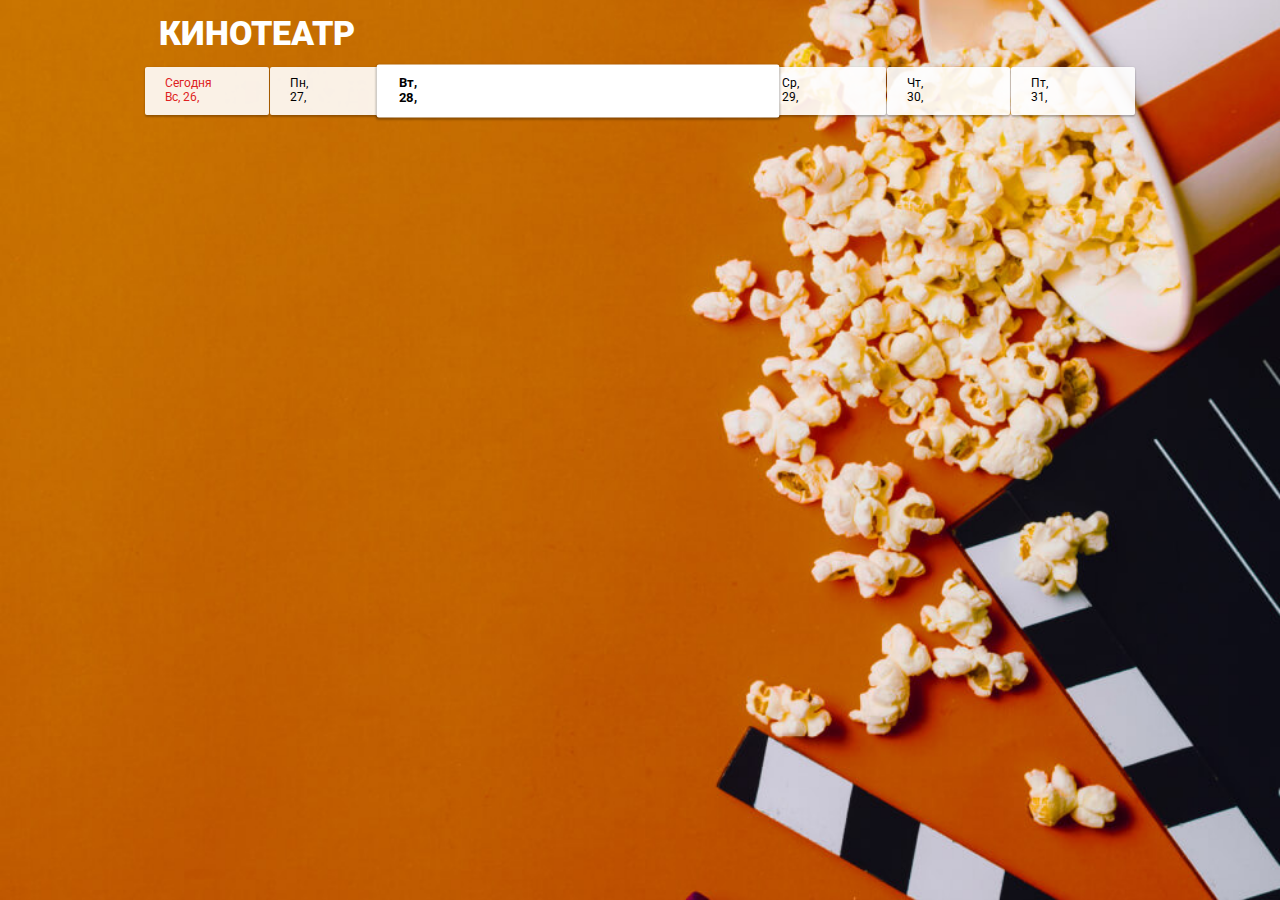
<file: index.html>
<!DOCTYPE html>
<html lang="ru">
  <head>
    <meta charset="UTF-8">
    <meta name="viewport" content="width=device-width, initial-scale=1.0">
    <link href="https://cdn.jsdelivr.net/npm/bootstrap@5.0.2/dist/css/bootstrap.min.css" rel="stylesheet" integrity="sha384-EVSTQN3/azprG1Anm3QDgpJLIm9Nao0Yz1ztcQTwFspd3yD65VohhpuuCOmLASjC" crossorigin="anonymous">
    <script src="https://cdn.jsdelivr.net/npm/bootstrap@5.0.2/dist/js/bootstrap.bundle.min.js" integrity="sha384-MrcW6ZMFYlzcLA8Nl+NtUVF0sA7MsXsP1UyJoMp4YLEuNSfAP+JcXn/tWtIaxVXM" crossorigin="anonymous"></script>
    <meta http-equiv="X-UA-Compatible" content="ie=edge">
    <title>Кинотеатр</title>
    <link rel="stylesheet" href="css/normalize.css">
    <link rel="stylesheet" href="css/styles.css">
    <link href="https://fonts.googleapis.com/css?family=Roboto:100,300,400,500,700,900&amp;subset=cyrillic,cyrillic-ext,latin-ext" rel="stylesheet">
  </head>
  <body>
    <header class="page-header">
      <h1 class="page-header__title">Кинотеатр</h1>
    </header>
    <nav class="page-nav">
      <a class="page-nav__day page-nav__day_today" href="#">
        <span class="page-nav__day-week">Пн</span><span class="page-nav__day-number">31</span>
      </a>
      <a class="page-nav__day" href="#">
        <span class="page-nav__day-week">Вт</span><span class="page-nav__day-number">1</span>
      </a>
      <a class="page-nav__day page-nav__day_chosen" href="#">
        <span class="page-nav__day-week">Ср</span><span class="page-nav__day-number">2</span>
      </a>
      <a class="page-nav__day" href="#">
        <span class="page-nav__day-week">Чт</span><span class="page-nav__day-number">3</span>
      </a>
      <a class="page-nav__day" href="#">
        <span class="page-nav__day-week">Пт</span><span class="page-nav__day-number">4</span>
      </a>
      <a class="page-nav__day page-nav__day_weekend" href="#">
        <span class="page-nav__day-week">Сб</span><span class="page-nav__day-number">5</span>
      </a>
    </nav>
    <main>
    <!--   <section class="movie">
        <div class="movie__info">
          <div class="movie__poster">
            <img class="movie__poster-image" alt="Звёздные войны постер" src="i/poster1.jpg">
          </div>
          <div class="movie__description">
            <h2 class="movie__title">Звёздные войны XXIII: Атака клонированных клонов</h2>
            <p class="movie__synopsis">Две сотни лет назад малороссийские хутора разоряла шайка нехристей-ляхов во главе с могущественным колдуном.</p>
            <p class="movie__data">
              <span class="movie__data-duration">130 минут</span>
              <span class="movie__data-origin">США</span>
            </p>
          </div>
        </div>
        <div class="movie-seances__hall">
          <h3 class="movie-seances__hall-title">Зал 1</h3>
          <ul class="movie-seances__list">
            <li class="movie-seances__time-block"><a class="movie-seances__time" href="hall.html">10:20</a></li>
            <li class="movie-seances__time-block"><a class="movie-seances__time" href="hall.html">14:10</a></li>
            <li class="movie-seances__time-block"><a class="movie-seances__time" href="hall.html">18:40</a></li>
            <li class="movie-seances__time-block"><a class="movie-seances__time" href="hall.html">22:00</a></li>
          </ul>
        </div>
        <div class="movie-seances__hall">
          <h3 class="movie-seances__hall-title">Зал 2</h3>
          <ul class="movie-seances__list">
            <li class="movie-seances__time-block"><a class="movie-seances__time" href="hall.html">11:15</a></li>
            <li class="movie-seances__time-block"><a class="movie-seances__time" href="hall.html">14:40</a></li>
            <li class="movie-seances__time-block"><a class="movie-seances__time" href="hall.html">16:00</a></li>
            <li class="movie-seances__time-block"><a class="movie-seances__time" href="hall.html">18:30</a></li>
            <li class="movie-seances__time-block"><a class="movie-seances__time" href="hall.html">21:00</a></li>
            <li class="movie-seances__time-block"><a class="movie-seances__time" href="hall.html">23:30</a></li>
          </ul>
        </div>
      </section>
      <section class="movie">
        <div class="movie__info">
          <div class="movie__poster">
            <img class="movie__poster-image" alt="Альфа постер" src="i/poster2.jpg">
          </div>
          <div class="movie__description">
            <h2 class="movie__title">Альфа</h2>
            <p class="movie__synopsis">20 тысяч лет назад Земля была холодным и неуютным местом, в котором смерть подстерегала человека на каждом шагу.</p>
            <p class="movie__data">
              <span class="movie__data-duration">96 минут</span>
              <span class="movie__data-origin">Франция</span>
            </p>
          </div>
        </div>
        <div class="movie-seances__hall">
          <h3 class="movie-seances__hall-title">Зал 1</h3>
          <ul class="movie-seances__list">
            <li class="movie-seances__time-block"><a class="movie-seances__time" href="hall.html">10:20</a></li>
            <li class="movie-seances__time-block"><a class="movie-seances__time" href="hall.html">14:10</a></li>
            <li class="movie-seances__time-block"><a class="movie-seances__time" href="hall.html">18:40</a></li>
            <li class="movie-seances__time-block"><a class="movie-seances__time" href="hall.html">22:00</a></li>
          </ul>
        </div>
        <div class="movie-seances__hall">
          <h3 class="movie-seances__hall-title">Зал 2</h3>
          <ul class="movie-seances__list">
            <li class="movie-seances__time-block"><a class="movie-seances__time" href="hall.html">11:15</a></li>
            <li class="movie-seances__time-block"><a class="movie-seances__time" href="hall.html">14:40</a></li>
            <li class="movie-seances__time-block"><a class="movie-seances__time" href="hall.html">16:00</a></li>
            <li class="movie-seances__time-block"><a class="movie-seances__time" href="hall.html">18:30</a></li>
            <li class="movie-seances__time-block"><a class="movie-seances__time" href="hall.html">21:00</a></li>
            <li class="movie-seances__time-block"><a class="movie-seances__time" href="hall.html">23:30</a></li>
          </ul>
        </div>
      </section>
      <section class="movie">
        <div class="movie__info">
          <div class="movie__poster">
            <img class="movie__poster-image" alt="Хищник постер" src="i/poster2.jpg">
          </div>
          <div class="movie__description">
            <h2 class="movie__title">Хищник</h2>
            <p class="movie__synopsis">Самые опасные хищники Вселенной, прибыв из глубин космоса, высаживаются на улицах маленького городка, чтобы начать свою кровавую охоту. Генетически модернизировав себя с помощью ДНК других видов, охотники стали ещё сильнее, умнее и беспощаднее.</p>
            <p class="movie__data">
              <span class="movie__data-duration">101 минута</span>
              <span class="movie__data-origin">Канада, США</span>
            </p>
          </div>
        </div>
        <div class="movie-seances__hall">
          <h3 class="movie-seances__hall-title">Зал 1</h3>
          <ul class="movie-seances__list">
            <li class="movie-seances__time-block"><a class="movie-seances__time" href="hall.html">09:00</a></li>
            <li class="movie-seances__time-block"><a class="movie-seances__time" href="hall.html">10:10</a></li>
            <li class="movie-seances__time-block"><a class="movie-seances__time" href="hall.html">12:55</a></li>
            <li class="movie-seances__time-block"><a class="movie-seances__time" href="hall.html">14:15</a></li>
            <li class="movie-seances__time-block"><a class="movie-seances__time" href="hall.html">14:50</a></li>
            <li class="movie-seances__time-block"><a class="movie-seances__time" href="hall.html">16:30</a></li>
            <li class="movie-seances__time-block"><a class="movie-seances__time" href="hall.html">18:00</a></li>
            <li class="movie-seances__time-block"><a class="movie-seances__time" href="hall.html">18:50</a></li>
            <li class="movie-seances__time-block"><a class="movie-seances__time" href="hall.html">19:50</a></li>
            <li class="movie-seances__time-block"><a class="movie-seances__time" href="hall.html">20:55</a></li>
            <li class="movie-seances__time-block"><a class="movie-seances__time" href="hall.html">22:00</a></li>
          </ul>
        </div>
      </section>     -->
    </main>

    <script src="js/createRequest.js"></script>
    <script src="js/index.js" defer></script>
  </body>
</html>
</file>
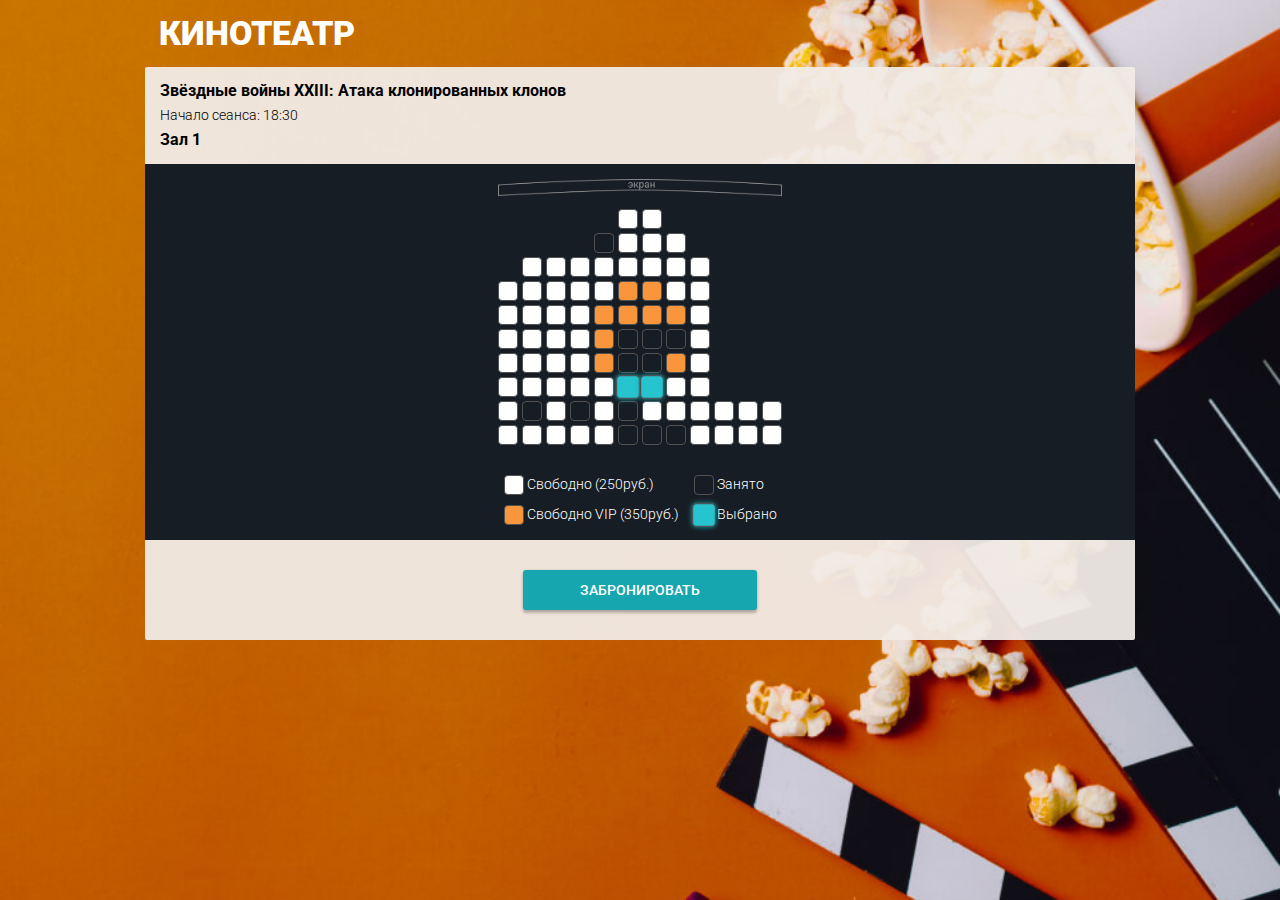
<file: hall.html>
<!DOCTYPE html>
<html lang="ru">
  <head>
    <meta charset="UTF-8">
    <meta name="viewport" content="width=device-width, initial-scale=1.0">
    <meta http-equiv="X-UA-Compatible" content="ie=edge">
    <title>Кинотеатр</title>
    <link rel="stylesheet" href="css/normalize.css">
    <link rel="stylesheet" href="css/styles.css">
    <link href="https://fonts.googleapis.com/css?family=Roboto:100,300,400,500,700,900&amp;subset=cyrillic,cyrillic-ext,latin-ext" rel="stylesheet">
  </head>
  <body>
    <header class="page-header">
      <h1 class="page-header__title">Кинотеатр</h1>
    </header>
    <main>
      <section class="buying">
        <div class="buying__info">
          <div class="buying__info-description">
            <h2 class="buying__info-title">Звёздные войны XXIII: Атака клонированных клонов</h2>
            <p class="buying__info-start">Начало сеанса: 18:30</p>
            <p class="buying__info-hall">Зал 1</p>
          </div>
          <div class="buying__info-hint">
            <p>Тапните дважды,<br>чтобы увеличить</p>
          </div>
        </div>
        <div class="conf-step">
          <div class="conf-step__wrapper">
            <div class="conf-step__row">
              <span class="conf-step__chair conf-step__chair_disabled"></span><span class="conf-step__chair conf-step__chair_disabled"></span>
              <span class="conf-step__chair conf-step__chair_disabled"></span><span class="conf-step__chair conf-step__chair_disabled"></span>
                <span class="conf-step__chair conf-step__chair_disabled"></span><span class="conf-step__chair conf-step__chair_standart"></span>
                <span class="conf-step__chair conf-step__chair_standart"></span><span class="conf-step__chair conf-step__chair_disabled"></span>
                <span class="conf-step__chair conf-step__chair_disabled"></span><span class="conf-step__chair conf-step__chair_disabled"></span>
              <span class="conf-step__chair conf-step__chair_disabled"></span><span class="conf-step__chair conf-step__chair_disabled"></span>
              </div>
              <div class="conf-step__row">
                <span class="conf-step__chair conf-step__chair_disabled"></span><span class="conf-step__chair conf-step__chair_disabled"></span>
                <span class="conf-step__chair conf-step__chair_disabled"></span><span class="conf-step__chair conf-step__chair_disabled"></span>
                <span class="conf-step__chair conf-step__chair_taken"></span><span class="conf-step__chair conf-step__chair_standart"></span>
                <span class="conf-step__chair conf-step__chair_standart"></span><span class="conf-step__chair conf-step__chair_standart"></span>
                <span class="conf-step__chair conf-step__chair_disabled"></span><span class="conf-step__chair conf-step__chair_disabled"></span>
                <span class="conf-step__chair conf-step__chair_disabled"></span><span class="conf-step__chair conf-step__chair_disabled"></span>
              </div>
              <div class="conf-step__row">
                <span class="conf-step__chair conf-step__chair_disabled"></span><span class="conf-step__chair conf-step__chair_standart"></span>
                <span class="conf-step__chair conf-step__chair_standart"></span><span class="conf-step__chair conf-step__chair_standart"></span>
                <span class="conf-step__chair conf-step__chair_standart"></span><span class="conf-step__chair conf-step__chair_standart"></span>
                <span class="conf-step__chair conf-step__chair_standart"></span><span class="conf-step__chair conf-step__chair_standart"></span>
                <span class="conf-step__chair conf-step__chair_standart"></span><span class="conf-step__chair conf-step__chair_disabled"></span>
                <span class="conf-step__chair conf-step__chair_disabled"></span><span class="conf-step__chair conf-step__chair_disabled"></span>
              </div>
              <div class="conf-step__row">
                <span class="conf-step__chair conf-step__chair_standart"></span><span class="conf-step__chair conf-step__chair_standart"></span>
                <span class="conf-step__chair conf-step__chair_standart"></span><span class="conf-step__chair conf-step__chair_standart"></span>
                <span class="conf-step__chair conf-step__chair_standart"></span><span class="conf-step__chair conf-step__chair_vip"></span>
                <span class="conf-step__chair conf-step__chair_vip"></span><span class="conf-step__chair conf-step__chair_standart"></span>
                <span class="conf-step__chair conf-step__chair_standart"></span><span class="conf-step__chair conf-step__chair_disabled"></span>
                <span class="conf-step__chair conf-step__chair_disabled"></span><span class="conf-step__chair conf-step__chair_disabled"></span>
              </div>
              <div class="conf-step__row">
                <span class="conf-step__chair conf-step__chair_standart"></span><span class="conf-step__chair conf-step__chair_standart"></span>
                <span class="conf-step__chair conf-step__chair_standart"></span><span class="conf-step__chair conf-step__chair_standart"></span>
                <span class="conf-step__chair conf-step__chair_vip"></span><span class="conf-step__chair conf-step__chair_vip"></span>
                <span class="conf-step__chair conf-step__chair_vip"></span><span class="conf-step__chair conf-step__chair_vip"></span>
                <span class="conf-step__chair conf-step__chair_standart"></span><span class="conf-step__chair conf-step__chair_disabled"></span>
                <span class="conf-step__chair conf-step__chair_disabled"></span><span class="conf-step__chair conf-step__chair_disabled"></span>
              </div>
              <div class="conf-step__row">
                <span class="conf-step__chair conf-step__chair_standart"></span><span class="conf-step__chair conf-step__chair_standart"></span>
                <span class="conf-step__chair conf-step__chair_standart"></span><span class="conf-step__chair conf-step__chair_standart"></span>
                <span class="conf-step__chair conf-step__chair_vip"></span><span class="conf-step__chair conf-step__chair_taken"></span>
                <span class="conf-step__chair conf-step__chair_taken"></span><span class="conf-step__chair conf-step__chair_taken"></span>
                <span class="conf-step__chair conf-step__chair_standart"></span><span class="conf-step__chair conf-step__chair_disabled"></span>
                <span class="conf-step__chair conf-step__chair_disabled"></span><span class="conf-step__chair conf-step__chair_disabled"></span>
              </div>
              <div class="conf-step__row">
                <span class="conf-step__chair conf-step__chair_standart"></span><span class="conf-step__chair conf-step__chair_standart"></span>
                <span class="conf-step__chair conf-step__chair_standart"></span><span class="conf-step__chair conf-step__chair_standart"></span>
                <span class="conf-step__chair conf-step__chair_vip"></span><span class="conf-step__chair conf-step__chair_taken"></span>
                <span class="conf-step__chair conf-step__chair_taken"></span><span class="conf-step__chair conf-step__chair_vip"></span>
                <span class="conf-step__chair conf-step__chair_standart"></span><span class="conf-step__chair conf-step__chair_disabled"></span>
                <span class="conf-step__chair conf-step__chair_disabled"></span><span class="conf-step__chair conf-step__chair_disabled"></span>
              </div>
              <div class="conf-step__row">
                <span class="conf-step__chair conf-step__chair_standart"></span><span class="conf-step__chair conf-step__chair_standart"></span>
                <span class="conf-step__chair conf-step__chair_standart"></span><span class="conf-step__chair conf-step__chair_standart"></span>
                <span class="conf-step__chair conf-step__chair_standart"></span><span class="conf-step__chair conf-step__chair_selected"></span>
                <span class="conf-step__chair conf-step__chair_selected"></span><span class="conf-step__chair conf-step__chair_standart"></span>
                <span class="conf-step__chair conf-step__chair_standart"></span><span class="conf-step__chair conf-step__chair_disabled"></span>
                <span class="conf-step__chair conf-step__chair_disabled"></span><span class="conf-step__chair conf-step__chair_disabled"></span>
              </div>
              <div class="conf-step__row">
                <span class="conf-step__chair conf-step__chair_standart"></span><span class="conf-step__chair conf-step__chair_taken"></span>
                <span class="conf-step__chair conf-step__chair_standart"></span><span class="conf-step__chair conf-step__chair_taken"></span>
                <span class="conf-step__chair conf-step__chair_standart"></span><span class="conf-step__chair conf-step__chair_taken"></span>
                <span class="conf-step__chair conf-step__chair_standart"></span><span class="conf-step__chair conf-step__chair_standart"></span>
                <span class="conf-step__chair conf-step__chair_standart"></span><span class="conf-step__chair conf-step__chair_standart"></span>
                <span class="conf-step__chair conf-step__chair_standart"></span><span class="conf-step__chair conf-step__chair_standart"></span>
              </div>
              <div class="conf-step__row">
                <span class="conf-step__chair conf-step__chair_standart"></span><span class="conf-step__chair conf-step__chair_standart"></span>
                <span class="conf-step__chair conf-step__chair_standart"></span><span class="conf-step__chair conf-step__chair_standart"></span>
                <span class="conf-step__chair conf-step__chair_standart"></span><span class="conf-step__chair conf-step__chair_taken"></span>
                <span class="conf-step__chair conf-step__chair_taken"></span><span class="conf-step__chair conf-step__chair_taken"></span>
                <span class="conf-step__chair conf-step__chair_standart"></span><span class="conf-step__chair conf-step__chair_standart"></span>
                <span class="conf-step__chair conf-step__chair_standart"></span><span class="conf-step__chair conf-step__chair_standart"></span>
              </div>
          </div>
          <div class="conf-step__legend">
            <div class="col">
              <p class="conf-step__legend-price"><span class="conf-step__chair conf-step__chair_standart"></span> Свободно (<span class="conf-step__legend-value price-standart">250</span>руб.)</p>
              <p class="conf-step__legend-price"><span class="conf-step__chair conf-step__chair_vip"></span> Свободно VIP (<span class="conf-step__legend-value price-vip">350</span>руб.)</p>
            </div>
            <div class="col">
              <p class="conf-step__legend-price"><span class="conf-step__chair conf-step__chair_taken"></span> Занято</p>
              <p class="conf-step__legend-price"><span class="conf-step__chair conf-step__chair_selected"></span> Выбрано</p>
            </div>
          </div>
        </div>
        <button class="acceptin-button">Забронировать</button>
      </section>
    </main>

    <script src="js/createRequest.js"></script>
    <script src="js/hall.js" defer></script>
  </body>
</html>
</file>
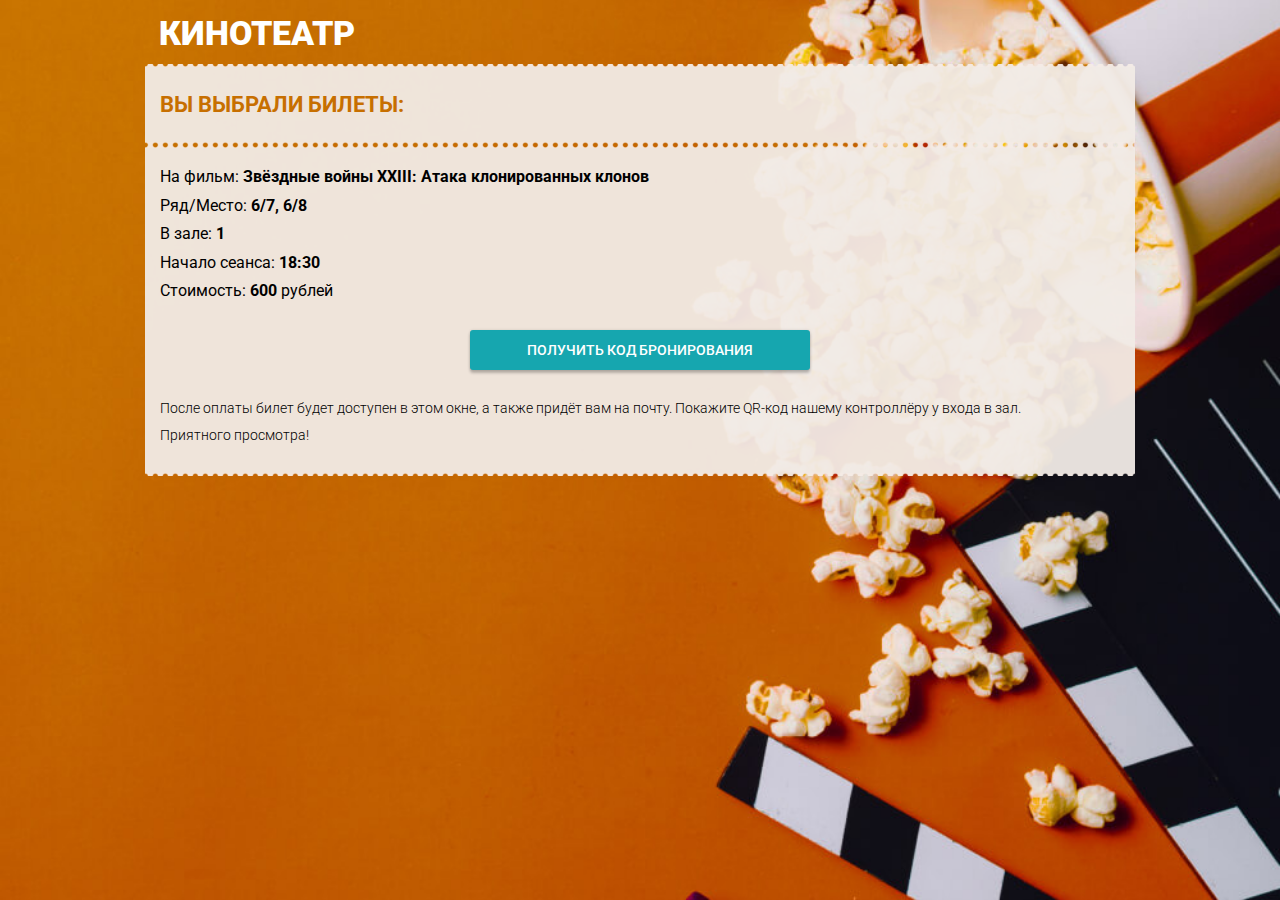
<file: payment.html>
<!DOCTYPE html>
<html lang="ru">
  <head>
    <meta charset="UTF-8">
    <meta name="viewport" content="width=device-width, initial-scale=1.0">
    <meta http-equiv="X-UA-Compatible" content="ie=edge">
    <title>Кинотеатр</title>
    <link rel="stylesheet" href="css/normalize.css">
    <link rel="stylesheet" href="css/styles.css">
    <link href="https://fonts.googleapis.com/css?family=Roboto:100,300,400,500,700,900&amp;subset=cyrillic,cyrillic-ext,latin-ext" rel="stylesheet">
  </head>
  <body>
    <header class="page-header">
      <h1 class="page-header__title">Кинотеатр</h1>
    </header>
    <main>
      <section class="ticket">
        <header class="tichet__check">
          <h2 class="ticket__check-title">Вы выбрали билеты:</h2>
        </header>
        <div class="ticket__info-wrapper">
          <p class="ticket__info">На фильм: <span class="ticket__details ticket__title">Звёздные войны XXIII: Атака клонированных клонов</span></p>
          <p class="ticket__info">Ряд/Место: <span class="ticket__details ticket__chairs">6/7, 6/8</span></p>
          <p class="ticket__info">В зале: <span class="ticket__details ticket__hall">1</span></p>
          <p class="ticket__info">Начало сеанса: <span class="ticket__details ticket__start">18:30</span></p>
          <p class="ticket__info">Стоимость: <span class="ticket__details ticket__cost">600</span> рублей</p>
          <button class="acceptin-button" onclick="location.href='ticket.html'" >Получить код бронирования</button>
          <p class="ticket__hint">После оплаты билет будет доступен в этом окне, а также придёт вам на почту. Покажите QR-код нашему контроллёру у входа в зал.</p>
          <p class="ticket__hint">Приятного просмотра!</p>
        </div>
      </section>
    </main>

    <script src="js/createRequest.js"></script>
    <script src="js/payment.js" defer></script>
  </body>
</html>
</file>
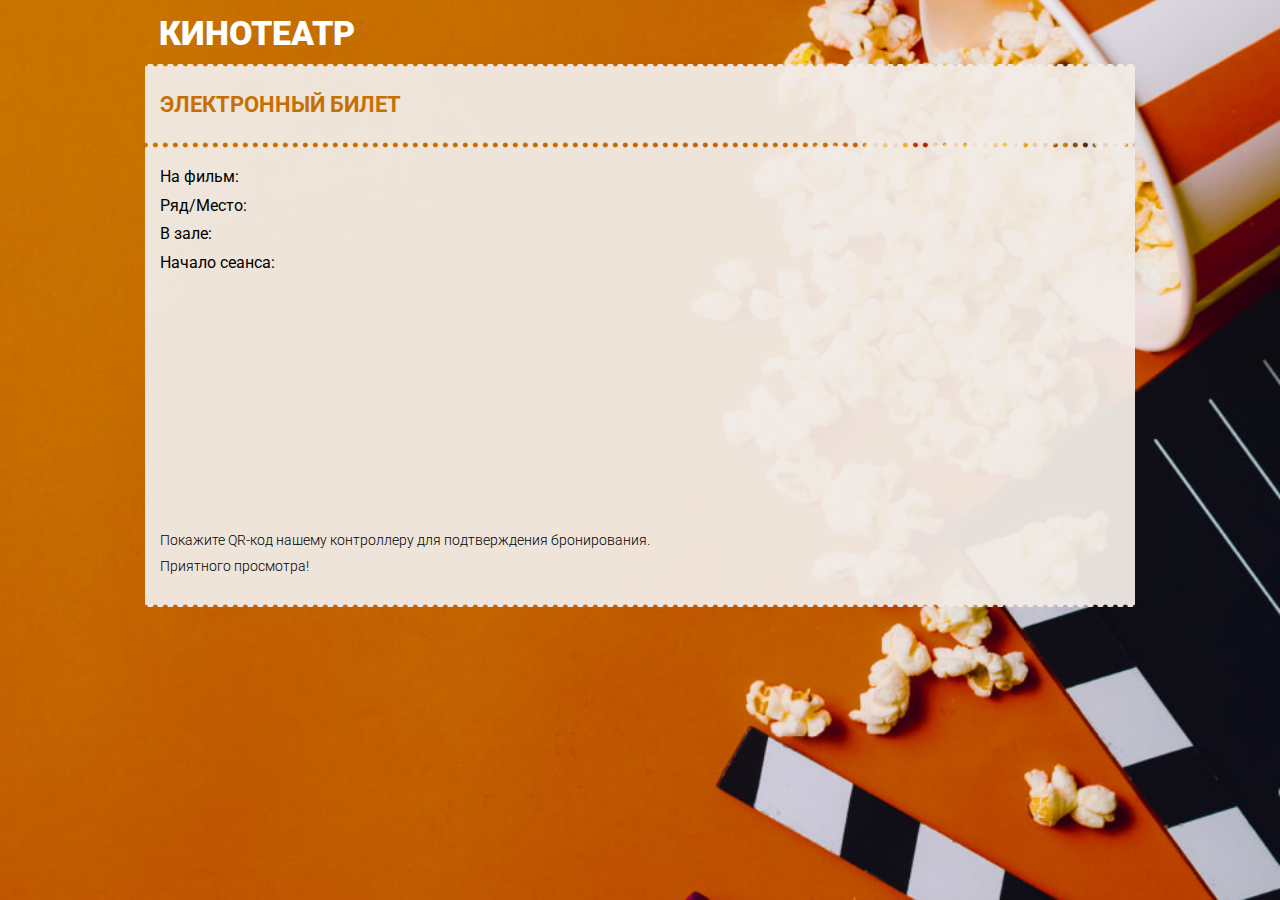
<file: ticket.html>
<!DOCTYPE html>
<html lang="ru">
  <head>
    <meta charset="UTF-8">
    <meta name="viewport" content="width=device-width, initial-scale=1.0">
    <meta http-equiv="X-UA-Compatible" content="ie=edge">
    <title>Кинотеатр</title>
    <link rel="stylesheet" href="css/normalize.css">
    <link rel="stylesheet" href="css/styles.css">
    <link href="https://fonts.googleapis.com/css?family=Roboto:100,300,400,500,700,900&amp;subset=cyrillic,cyrillic-ext,latin-ext" rel="stylesheet">
   </head>
  <body>
    <header class="page-header">
      <h1 class="page-header__title">Кинотеатр</h1>
    </header>
    <main>
      <section class="ticket">

        <header class="tichet__check">
          <h2 class="ticket__check-title">Электронный билет</h2>
        </header>

        <div class="ticket__info-wrapper">
          <p class="ticket__info">На фильм: <span class="ticket__details ticket__title"></span></p>
          <p class="ticket__info">Ряд/Место: <span class="ticket__details ticket__chairs"></span></p>
          <p class="ticket__info">В зале: <span class="ticket__details ticket__hall"></span></p>
          <p class="ticket__info">Начало сеанса: <span class="ticket__details ticket__start"></span></p>
          <div class="ticket__info-qr"></div>
          <p class="ticket__hint">Покажите QR-код нашему контроллеру для подтверждения бронирования.</p>
          <p class="ticket__hint">Приятного просмотра!</p>
        </div>
      </section>
    </main>

    <script src="js/createRequest.js"></script>
    <script src="js/ticket.js" defer></script>
    <script src="js/QRCreator.js" defer></script>
  </body>
</html>
</file>
<file: css/styles.css>
@charset "UTF-8";
* {
  margin: 0;
  padding: 0;
  box-sizing: border-box;
}

html {
  font-family: "Roboto", sans-serif;
  font-size: 62.5%;
  margin-bottom: 5%;
}

body {
  background-image: url("../img/background.jpg");
  background-size: cover;
  background-attachment: fixed;
  background-position: right;
}

.page-header {
  padding: 1.4rem;
}

.page-header__title {
  margin: 0;
  font-weight: 900;
  font-size: 3.4rem;
  color: #FFFFFF;
  text-transform: uppercase;
}
.page-header__title span {
  font-weight: 100;
}

/* ~~~~~~~~~~~~ Главная ~~~~~~~~~~~~ */
.page-nav {
  position: sticky;
  top: 2px;
  padding-bottom: 1rem;
  display: flex;
  flex-wrap: nowrap;
  align-items: stretch;
  color: #000000;
  z-index: 10;
}
.page-nav .page-nav__day {
  flex-basis: calc(100% / 8);
  font-size: 1.2rem;
  padding: 1rem;
  background: rgba(255, 255, 255, 0.9);
  box-shadow: 0px 2px 2px rgba(0, 0, 0, 0.24), 0px 0px 2px rgba(0, 0, 0, 0.12);
  border-radius: 2px;
  text-decoration: none;
  color: #000000;
}
.page-nav .page-nav__day + .page-nav__day {
  margin-left: 1px;
}
.page-nav .page-nav__day .page-nav__day-week::after {
  content: ',';
}
.page-nav .page-nav__day .page-nav__day-number::before {
  content: ' ';
}
.page-nav .page-nav__day .page-nav__day-week, .page-nav .page-nav__day .page-nav__day-number {
  display: block;
}
.page-nav .page-nav__day_chosen {
  flex-grow: 1;
  background-color: #FFFFFF;
  font-weight: 700;
  transform: scale(1.1);
}
.page-nav .page-nav__day_weekend {
  color: #DE2121;
}
.page-nav .page-nav__day_next {
  text-align: center;
}
.page-nav .page-nav__day_next::before {
  content: '>';
  font-family: monospace;
  font-weight: 700;
  font-size: 2.4rem;
}
.page-nav .page-nav__day_today .page-nav__day-week::before {
  content: 'Сегодня';
  display: block;
}
.page-nav .page-nav__day_today .page-nav__day-week, .page-nav .page-nav__day_today .page-nav__day-number {
  display: inline;
}

.movie {
  position: relative;
  padding: 1.5rem;
  margin-top: 3rem;
  background: rgba(241, 235, 230, 0.95);
  color: #000000;
}
.movie .movie__info {
  display: flex;
}
.movie .movie__poster {
  position: relative;
  width: 12.5rem;
  height: 17.5rem;
  /*    left: 1.5rem;
      top: -1.5rem;*/
}
.movie .movie__poster .movie__poster-image {
  position: relative;
  top: -3rem;
  width: 12.5rem;
  height: 17.5rem;
}
.movie .movie__poster::after {
  content: '';
  display: block;
  position: absolute;
  right: -0.7rem;
  top: -3rem;
  border: 1.5rem solid transparent;
  border-bottom: 0 solid transparent;
  border-right: 0 solid transparent;
  border-left: 0.7rem solid #772720;
}
.movie .movie__description {
  flex-grow: 1;
  padding-left: 1.5rem;
}
.movie .movie__title {
  font-weight: 700;
  font-size: 1.6rem;
}
.movie .movie__synopsis {
  font-size: 1.4rem;
  margin-top: 1rem;
}
.movie .movie__data {
  font-size: 1.4rem;
  font-weight: 300;
  margin-top: 1rem;
}
.movie .movie-seances__hall + .movie-seances__hall {
  margin-top: 2rem;
}
.movie .movie-seances__hall .movie-seances__hall-title {
  font-weight: 700;
  font-size: 1.6rem;
}
.movie .movie-seances__hall .movie-seances__list {
  margin-top: 0.7rem;
  font-size: 0;
}
.movie .movie-seances__hall .movie-seances__time-block {
  display: inline-block;
  margin-bottom: 4px;
}
.movie .movie-seances__hall .movie-seances__time-block:nth-last-of-type(n + 1) {
  margin-right: 4px;
}
.movie .movie-seances__hall .movie-seances__time {
  display: block;
  padding: 8px;
  box-shadow: 0px 2px 2px rgba(0, 0, 0, 0.24), 0px 0px 2px rgba(0, 0, 0, 0.12);
  border-radius: 2px;
  background-color: #FFFFFF;
  color: #000000;
  text-decoration: none;
  font-size: 1.5rem;
}

/* ~~~~~~~~~~~~ Кинозал ~~~~~~~~~~~~ */
.acceptin-button {
  display: block;
  margin: 3rem auto 0;
  box-shadow: 0px 3px 3px rgba(0, 0, 0, 0.24), 0px 0px 3px rgba(0, 0, 0, 0.12);
  border-radius: 3px;
  border: none;
  padding: 12px 57px;
  text-transform: uppercase;
  font-weight: 500;
  font-size: 1.4rem;
  background-color: #16A6AF;
  color: #FFFFFF;
}

.buying {
  background-color: rgba(241, 235, 230, 0.95);
  padding-bottom: 3rem;
}

.buying__info {
  display: flex;
  align-items: center;
  justify-content: space-between;
  padding: 1.5rem;
}
.buying__info .buying__info-description {
  padding-right: 1.5rem;
}
.buying__info .buying__info-title, .buying__info .buying__info-hall {
  font-size: 1.6rem;
  font-weight: 700;
}
.buying__info .buying__info-start {
  font-size: 1.4rem;
  font-weight: 300;
  margin: 0.7rem 0;
}
.buying__info .buying__info-hint {
  position: relative;
  font-weight: 300;
  font-size: 1.4rem;
  text-align: center;
}
.buying__info .buying__info-hint p {
  position: relative;
  width: 10rem;
}
.buying__info .buying__info-hint p::before {
  content: '';
  position: absolute;
  left: -1rem;
  top: calc(50% - 1.6rem);
  display: block;
  width: 2.4rem;
  height: 3.2rem;
  background-image: url(../img/hint.png);
  background-size: 2.4rem 3.2rem;
}

.conf-step {
  text-align: center;
  background-color: #171D24;
  padding: 1.5rem 3rem 1.5rem;
}

.conf-step__wrapper {
  font-size: 0;
  display: inline-block;
  background-image: url(../img/screen.png);
  background-position: top;
  background-repeat: no-repeat;
  background-size: 100%;
  padding-top: 3rem;
}
.conf-step__wrapper::before {
  content: '';
}

.conf-step__row + .conf-step__row {
  margin-top: 4px;
}

.conf-step__chair {
  display: inline-block;
  vertical-align: middle;
  width: 2rem;
  height: 2rem;
  border: 1px solid #525252;
  box-sizing: border-box;
  border-radius: 4px;
}
.conf-step__chair:not(:first-of-type) {
  margin-left: 4px;
}

.conf-step__chair_disabled {
  opacity: 0;
}

.conf-step__chair_standart {
  background-color: #FFFFFF;
}

.conf-step__chair_vip {
  background-color: #F9953A;
}

.conf-step__chair_taken {
  background-color: transparent;
}

.conf-step__chair_selected {
  background-color: #25C4CE;
  box-shadow: 0px 0px 4px #16A6AF;
  transform: scale(1.2);
}

.conf-step__legend {
  padding-top: 3rem;
  font-size: 1.4rem;
  font-weight: 300;
  color: #FFFFFF;
  display: flex;
  flex-wrap: nowrap;
  text-align: left;
}
.conf-step__legend .col {
  max-width: 25rem;
}
.conf-step__legend .col:first-of-type {
  padding-right: 1.5rem;
  margin-left: auto;
}
.conf-step__legend .col:last-of-type {
  margin-right: auto;
}
.conf-step__legend .conf-step__legend-price + .conf-step__legend-price {
  margin-top: 1rem;
}

/* ~~~~~~~~~~~~ Билет ~~~~~~~~~~~~ */
.tichet__check, .ticket__info-wrapper {
  padding-left: 1.5rem;
  padding-right: 1.5rem;
  background-color: rgba(241, 235, 230, 0.95);
}

.tichet__check {
  position: relative;
  padding-top: 2.5rem;
  padding-bottom: 2.5rem;
}
.tichet__check::before {
  content: '';
  display: block;
  position: absolute;
  top: -3px;
  left: 0;
  right: 0;
  height: 3px;
  background-image: url(../img/border-top.png);
  background-size: 10px 3px;
}
.tichet__check::after {
  content: '';
  display: block;
  position: absolute;
  bottom: -3px;
  left: 0;
  right: 0;
  height: 3px;
  background-image: url(../img/border-bottom.png);
  background-size: 10px 3px;
}

.ticket__info-wrapper {
  position: relative;
  margin-top: 6px;
  padding-top: 2rem;
  padding-bottom: 3rem;
}
.ticket__info-wrapper::before {
  content: '';
  display: block;
  position: absolute;
  top: -3px;
  left: 0;
  right: 0;
  height: 3px;
  background-image: url(../img/border-top.png);
  background-size: 10px 3px;
}
.ticket__info-wrapper::after {
  content: '';
  display: block;
  position: absolute;
  bottom: -3px;
  left: 0;
  right: 0;
  height: 3px;
  background-image: url(../img/border-bottom.png);
  background-size: 10px 3px;
}

.ticket__check-title {
  font-weight: 700;
  font-size: 2.2rem;
  text-transform: uppercase;
  color: #C76F00;
}

.ticket__info {
  font-size: 1.6rem;
  color: #000000;
}
.ticket__info + .ticket__info {
  margin-top: 1rem;
}

.ticket__details {
  font-weight: 700;
}

.ticket__hint {
  font-weight: 300;
  font-size: 1.4rem;
  margin-top: 3rem;
}
.ticket__hint + .ticket__hint {
  margin-top: 1rem;
}

.ticket__info-qr {
  display: block;
  margin: 3rem auto 0;
  width: 20rem;
  height: 20rem;
}

@media screen and (min-width: 479px) {
  .page-nav .page-nav__day {
    padding: 1rem 2rem;
  }
}
@media screen and (min-width: 990px) {
  .page-header, nav, main {
    width: 990px;
    margin: auto;
  }

  .movie, .buying {
    border-radius: 2px;
  }

  .buying__info-hint {
    display: none;
  }
}

/*================================================================*/

.movie .movie-seances__hall .acceptin-button-disabled {
 background-color: #888888;
 pointer-events: none
}

.acceptin-button:disabled {
  background-color: #888888;
  pointer-events: none
 }


/* ========== Adapt ============ */

@media screen and (max-width: 1026px) {
  .page-header, nav, main {
    padding: 0 18px;
  }

  .movie .movie__poster::after {
    right: -0.7rem;
  }
}

@media screen and (max-width: 478px) {
  .movie .movie__info {
      flex-wrap: wrap;
    }

  .movie .movie__poster {
    margin: auto;
  }

  .movie .movie__poster .movie__poster-image {
    width: 14.5rem;
    height: 19.5rem;
  }

  .movie .movie__poster::after {
    right: -2.7rem;
  }

  .movie .movie__data {
    margin-bottom: 1rem;
  }
}


@media screen and (min-width: 479px) {
  .page-nav .page-nav__day {
    padding: 1rem 2rem;
  }
}

@media screen and (min-width: 990px) {
  .page-header, nav, main {
    width: 990px;
    margin: auto;
  }

  .movie, .buying {
    border-radius: 2px;
  }
}
</file>
